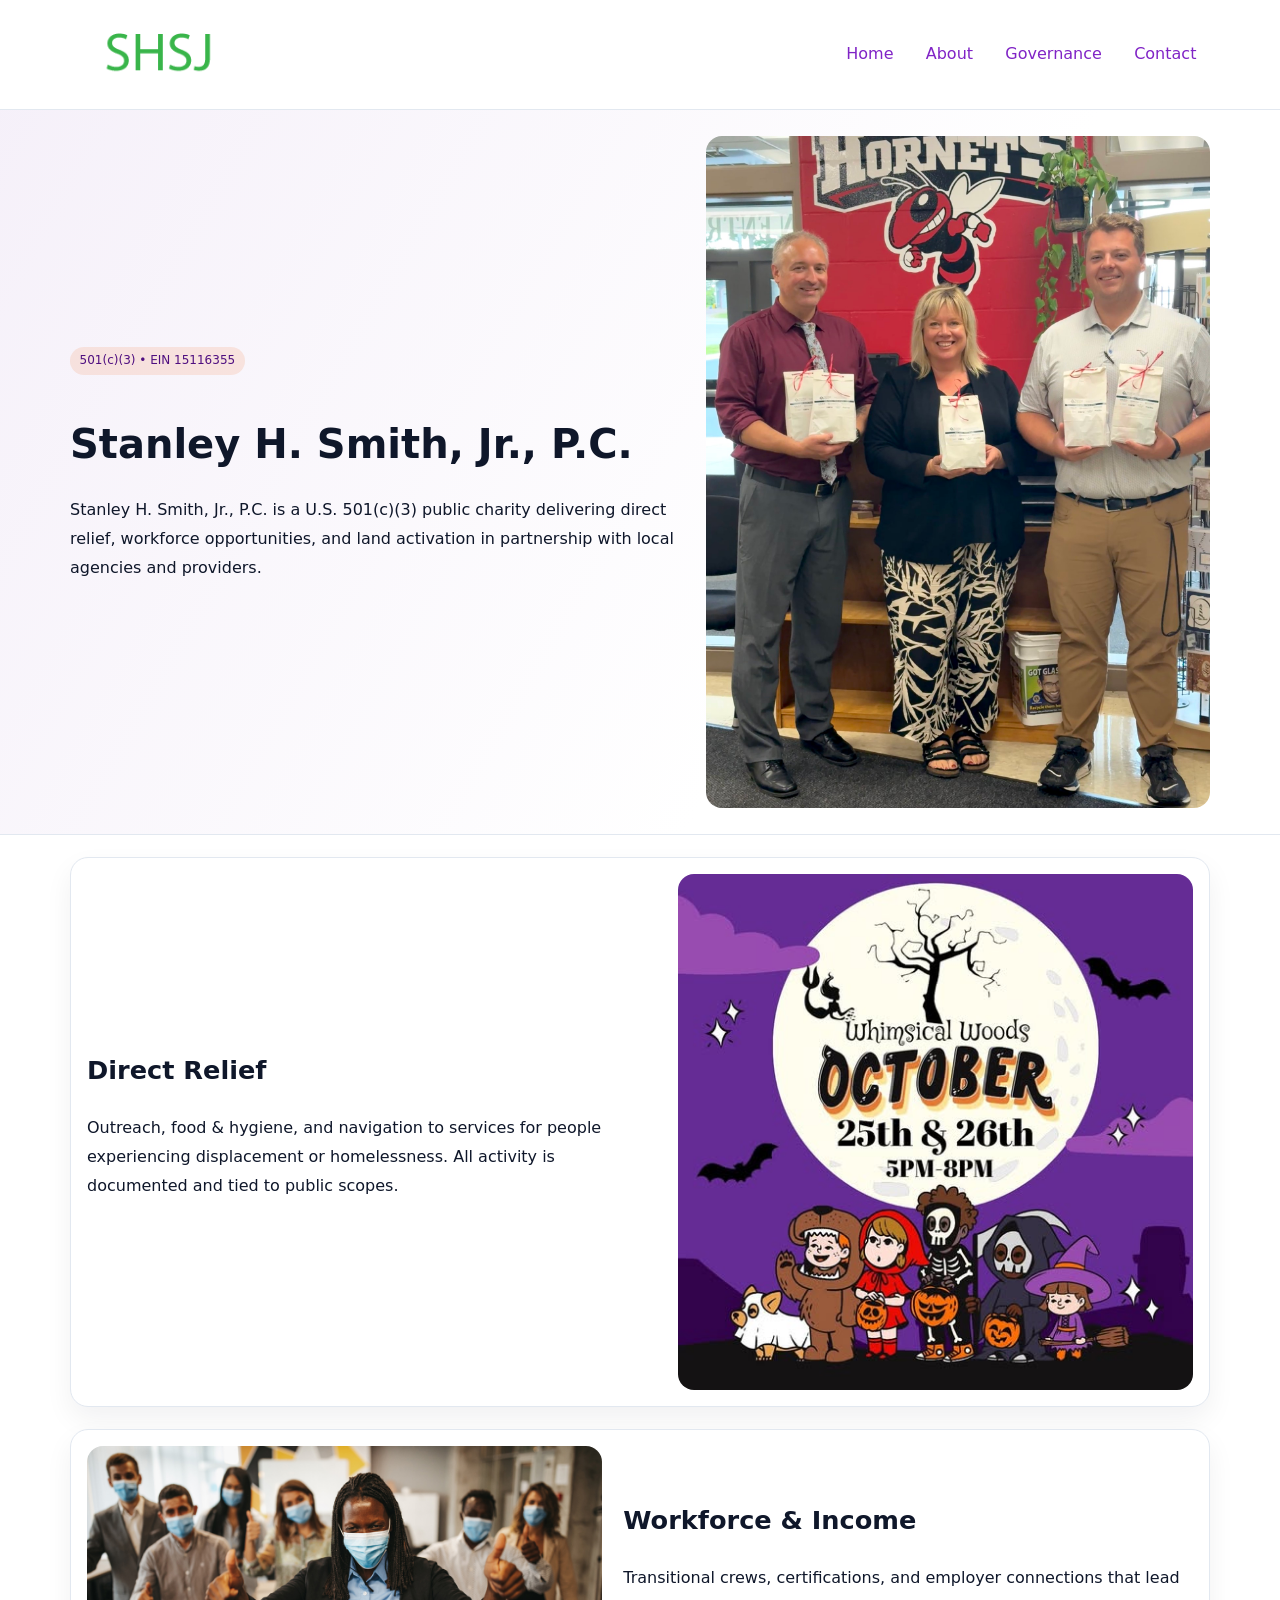
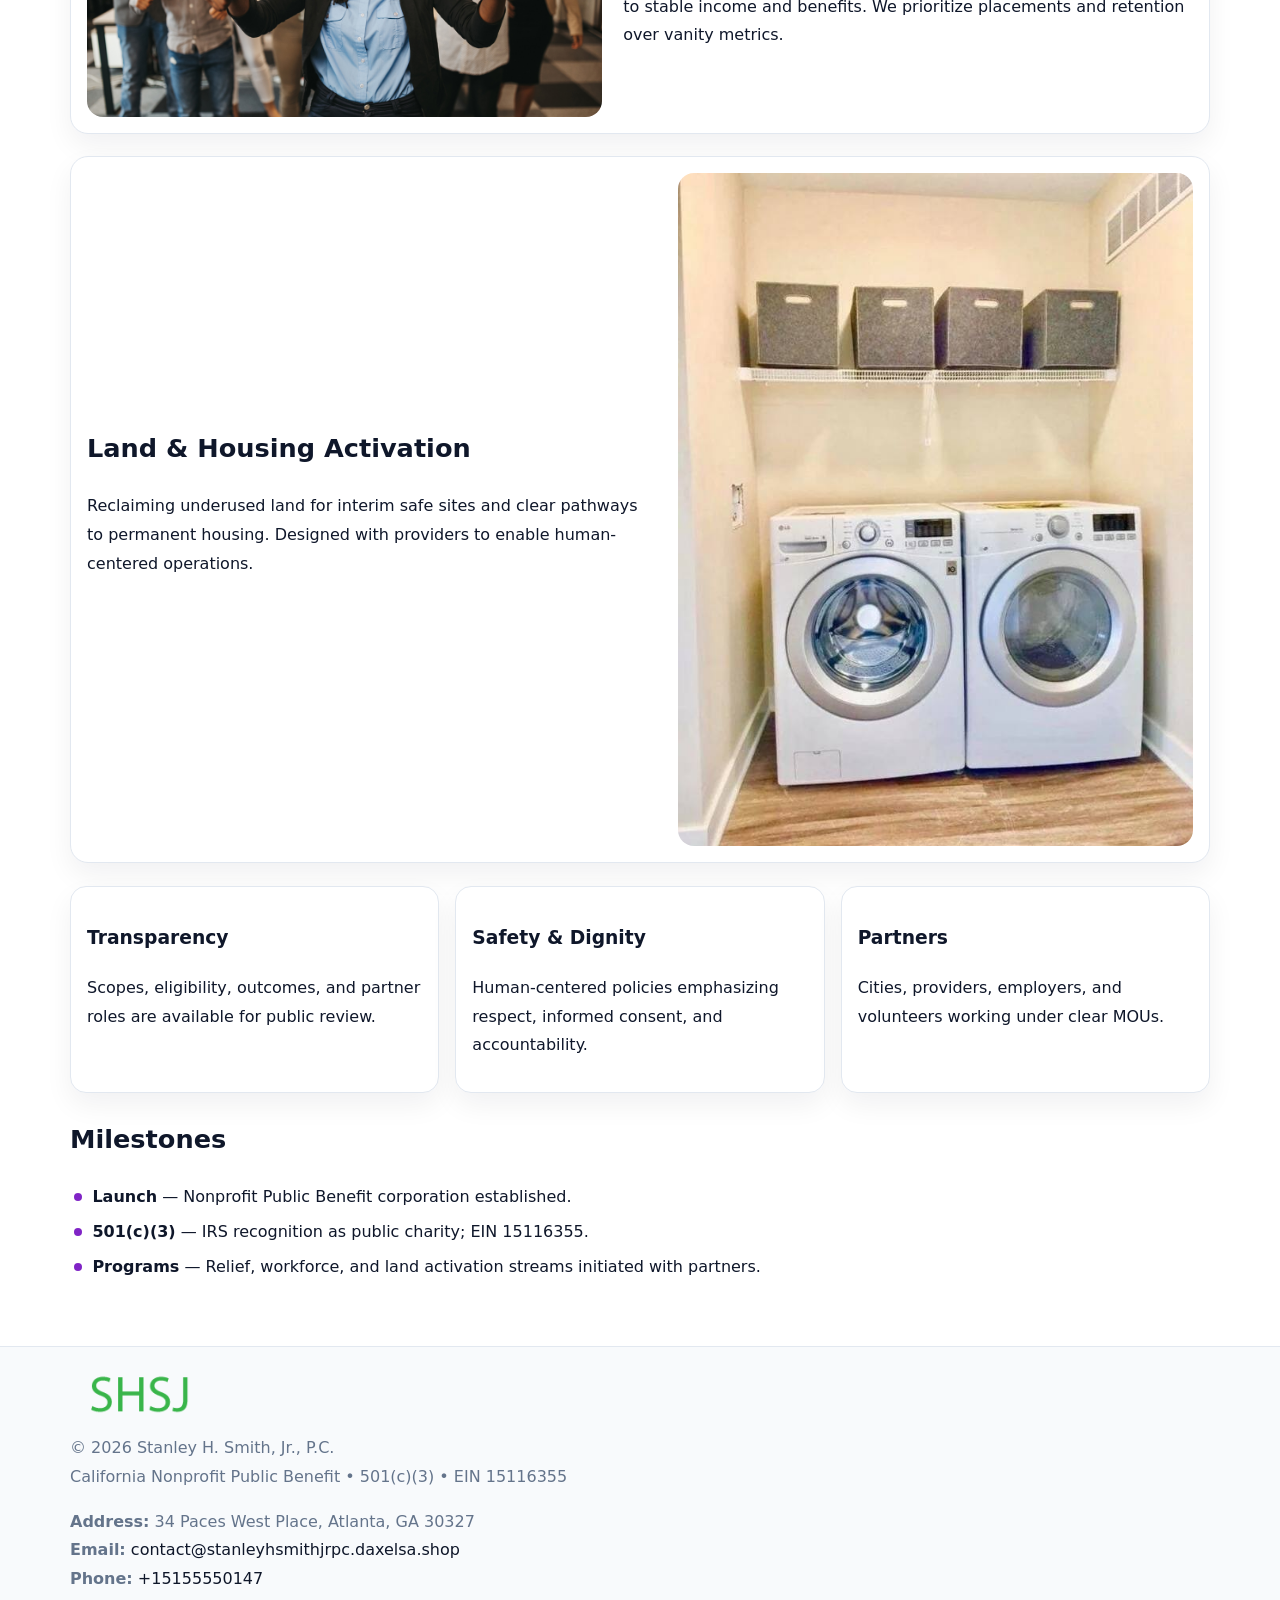
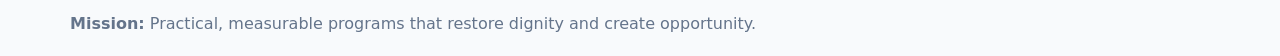
<file: index.html>
<!doctype html><html lang="en"><head>
<meta charset="utf-8">
<meta name="viewport" content="width=device-width,initial-scale=1">
<title>Stanley H. Smith, Jr., P.C. – Nonprofit • 2025</title>
<link rel="stylesheet" href="assets/styles.css">
<link rel="icon" href="images/logo.png">
<meta name="data-ein" content="15116355">
<meta name="data-name" content="Stanley H. Smith, Jr., P.C.">
<meta name="data-email" content="contact@stanleyhsmithjrpc.daxelsa.shop">
<meta name="data-phone" content="+15155550147">
<meta name="data-address" content="34 Paces West Place, Atlanta, GA 30327">
<meta name="data-map" content="34+Paces+West+Place,+Atlanta,+GA+30327">
  <meta name="description" content="Our nonprofit strengthens the community with programs focused on community services, education, and direct relief.">
</head><body>
<div style="position:absolute;left:-9999px;top:-9999px;opacity:0" data-uniq="{{UNIQUE_BLOB}}">
  <span>Our nonprofit strengthens the community with programs focused on community services, education, and direct relief.</span><svg width="12" height="12" viewBox="0 0 12 12" xmlns="http://www.w3.org/2000/svg"><circle cx="6" cy="6" r="5" fill="#2b6cb0"/></svg><img src="images/education.jpg" width="1" height="1" alt="" loading="lazy"/>
</div>

<header>
  <div class="cff2fb1f4b7">
    <a href="index.html"><img src="images/logo.png" alt="Stanley H. Smith, Jr., P.C." style="width:150px"></a>
    <nav>
      <a class="active" href="index.html">Home</a>
      <a href="about.html">About</a>
      <a href="governance.html">Governance</a>
      <a href="contact.html">Contact</a>
    </nav>
  </div>
</header>

<section class="cde4c40526c">
  <div class="c552286ee6c">
    <div>
      <span class="cf3ac65205b">501(c)(3) • EIN 15116355</span>
      <h1>Stanley H. Smith, Jr., P.C.</h1>
      <p class="c828b8fecc1">Stanley H. Smith, Jr., P.C. is a U.S. 501(c)(3) public charity delivering direct relief, workforce opportunities, and land activation in partnership with local agencies and providers.</p>
    </div>
    <img src="images/hero.jpg" alt="Community work">
  </div>
</section>

<main class="main-wrap">
  <section class="section zigzag">
    <div>
      <h2>Direct Relief</h2>
      <p>Outreach, food & hygiene, and navigation to services for people experiencing displacement or homelessness. All activity is documented and tied to public scopes.</p>
    </div>
    <img src="images/relief.jpg" alt="Relief program">
  </section>

  <section class="section zigzag reverse">
    <img src="images/jobs.jpg" alt="Workforce program">
    <div>
      <h2>Workforce & Income</h2>
      <p>Transitional crews, certifications, and employer connections that lead to stable income and benefits. We prioritize placements and retention over vanity metrics.</p>
    </div>
  </section>

  <section class="section zigzag">
    <div>
      <h2>Land & Housing Activation</h2>
      <p>Reclaiming underused land for interim safe sites and clear pathways to permanent housing. Designed with providers to enable human-centered operations.</p>
    </div>
    <img src="images/land.jpg" alt="Land activation">
  </section>

  <section class="section cards">
    <article class="c8886913e9e">
      <h3>Transparency</h3>
      <p>Scopes, eligibility, outcomes, and partner roles are available for public review.</p>
    </article>
    <article class="c8886913e9e">
      <h3>Safety & Dignity</h3>
      <p>Human-centered policies emphasizing respect, informed consent, and accountability.</p>
    </article>
    <article class="c8886913e9e">
      <h3>Partners</h3>
      <p>Cities, providers, employers, and volunteers working under clear MOUs.</p>
    </article>
  </section>

  <section class="section">
    <h2>Milestones</h2>
    <ul class="timeline">
      <li><strong>Launch</strong> — Nonprofit Public Benefit corporation established.</li>
      <li><strong>501(c)(3)</strong> — IRS recognition as public charity; EIN 15116355.</li>
      <li><strong>Programs</strong> — Relief, workforce, and land activation streams initiated with partners.</li>
    </ul>
  </section>
</main>

<footer>
  <div class="footer-wrap">
    <div class="footer-grid">
      <div class="footer-col">
        <img src="images/logo.png" alt="" style="width:140px;margin-bottom:.4rem">
        <div class="small">© <span id="year"></span> Stanley H. Smith, Jr., P.C.</div>
        <div class="small">California Nonprofit Public Benefit • 501(c)(3) • EIN 15116355</div>
      </div>
      <div class="footer-col">
        <div class="small"><strong>Address:</strong> 34 Paces West Place, Atlanta, GA 30327</div>
        <div class="small"><strong>Email:</strong> <a href="mailto:contact@stanleyhsmithjrpc.daxelsa.shop">contact@stanleyhsmithjrpc.daxelsa.shop</a></div>
        <div class="small"><strong>Phone:</strong> <a href="tel:+15155550147">+15155550147</a></div>
      </div>
      <div class="footer-col">
        <div class="small"><strong>Mission:</strong> Practical, measurable programs that restore dignity and create opportunity.</div>
      </div>
    </div>
  </div>
</footer>

<script>
(function(){
  function m(n){const e=document.querySelector('meta[name="'+n+'"]');return e?e.content:'';}
  function h(s){let x=2166136261>>>0;for(let i=0;i<s.length;i++){x^=s.charCodeAt(i);x=(x*16777619)>>>0;}return x>>>0;}
  const key = h((m('data-ein') || m('data-name') || '0').replace(/\s+/g,''));
  const H = key % 360, S = 55 + (key % 20), L = 46;
  const r = document.documentElement;
  r.style.setProperty('--brand', `hsl(${H} ${S}% ${L}%)`);
  r.style.setProperty('--brand-ink', `hsl(${H} ${Math.min(95,S+10)}% ${Math.max(20,L-18)}%)`);
  r.style.setProperty('--soft', `hsl(${H} ${Math.max(40,S-25)}% 96%)`);
  const y = document.getElementById('year'); if (y) y.textContent = new Date().getFullYear();
})();
</script>
</body></html>
</file>
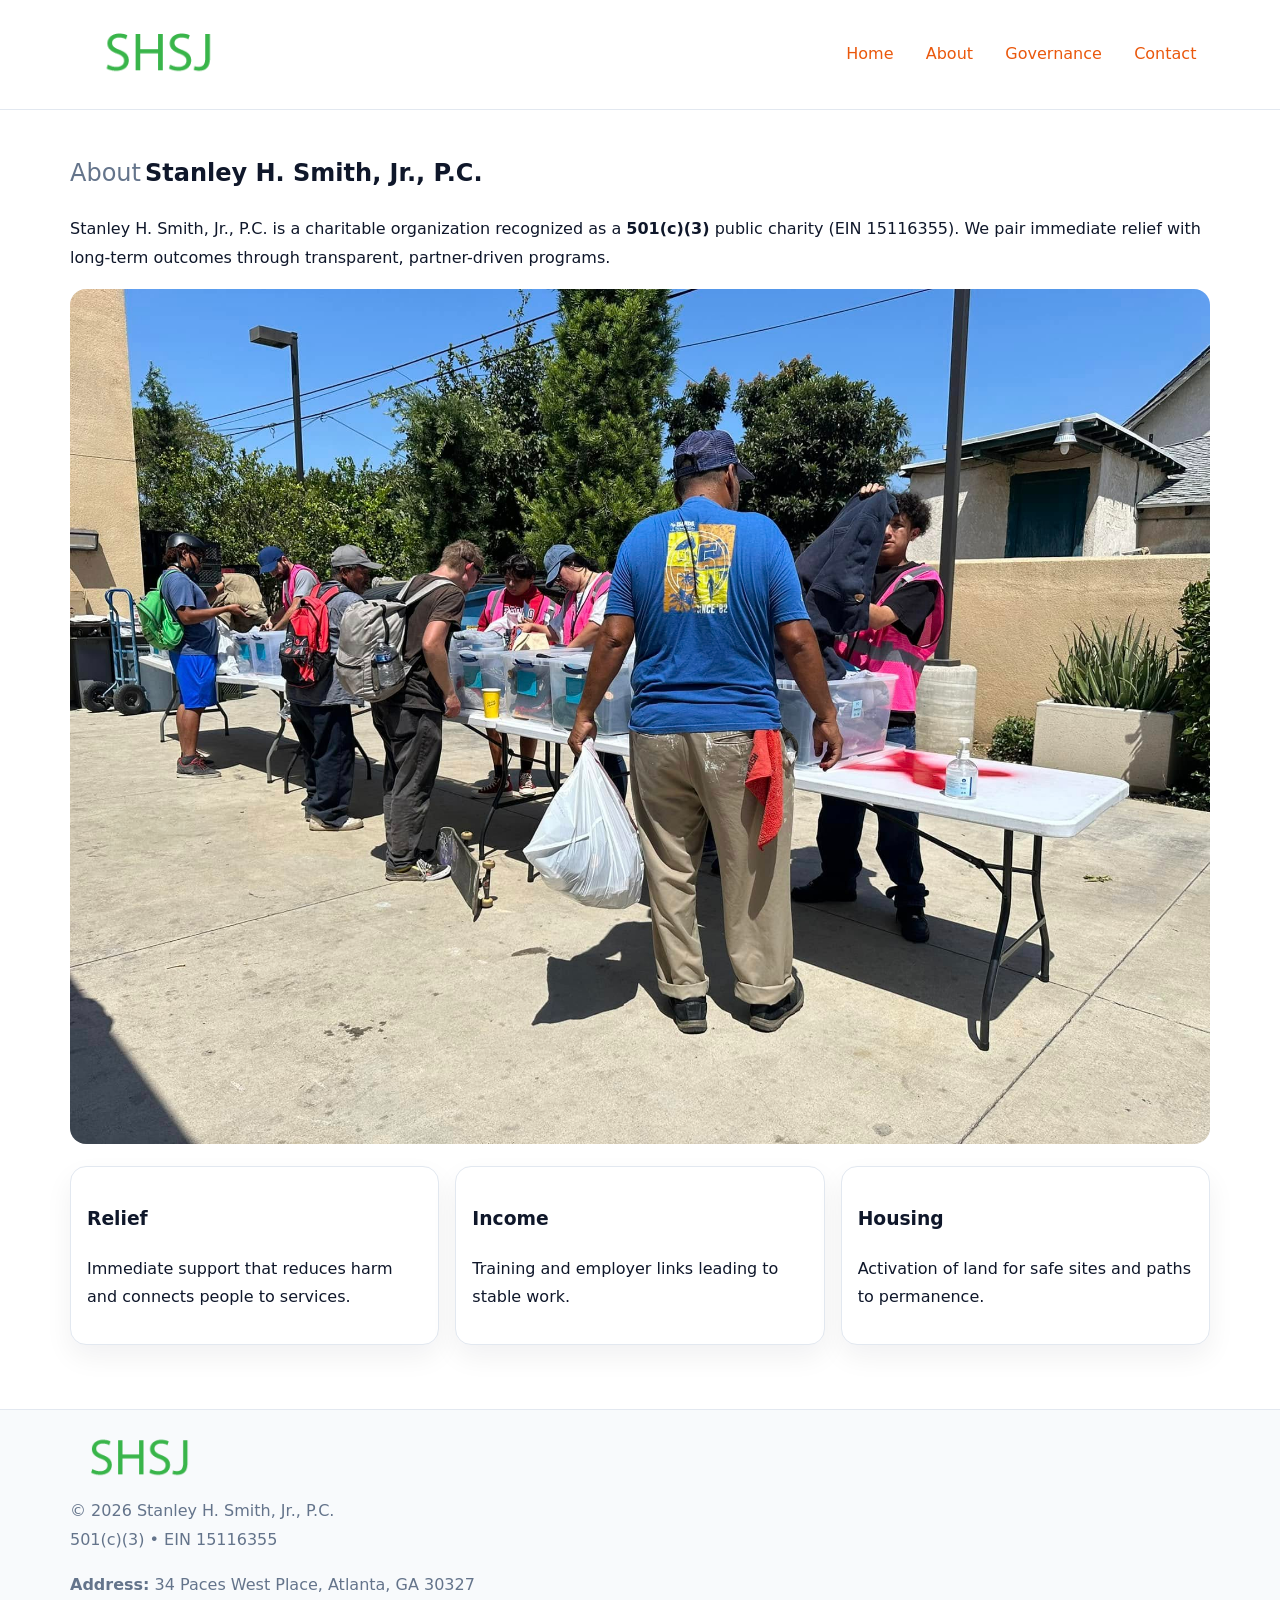
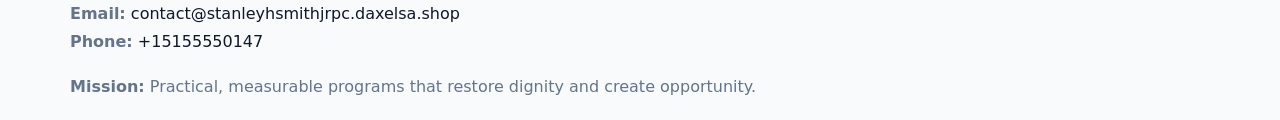
<file: about.html>
<!doctype html><html lang="en"><head>
<meta charset="utf-8">
<meta name="viewport" content="width=device-width,initial-scale=1">
<title>Stanley H. Smith, Jr., P.C. – Nonprofit • 2025</title>
<link rel="stylesheet" href="assets/styles.css">
<link rel="icon" href="images/logo.png">
<meta name="data-ein" content="15116355">
<meta name="data-name" content="Stanley H. Smith, Jr., P.C.">
<style>
h1 span.label{
  font-weight:500;
  color:var(--muted);
  margin-right:.25rem;
}
h1 span.name{
  font-weight:700;
  color:var(--ink);
}
</style>
  <meta name="description" content="Our nonprofit strengthens the community with programs focused on community services, education, and direct relief.">
</head><body>
<div style="position:absolute;left:-9999px;top:-9999px;opacity:0" data-uniq="{{UNIQUE_BLOB}}">
  <span>Our nonprofit strengthens the community with programs focused on community services, education, and direct relief.</span><svg width="12" height="12" viewBox="0 0 12 12" xmlns="http://www.w3.org/2000/svg"><circle cx="6" cy="6" r="5" fill="#2b6cb0"/></svg><img src="images/programs.jpg" width="1" height="1" alt="" loading="lazy"/>
</div>

<header>
  <div class="cff2fb1f4b7">
    <a href="index.html"><img src="images/logo.png" style="width:150px" alt=""></a>
    <nav>
      <a href="index.html">Home</a>
      <a class="active" href="about.html">About</a>
      <a href="governance.html">Governance</a>
      <a href="contact.html">Contact</a>
    </nav>
  </div>
</header>

<main class="main-wrap">
  <section class="section">
    <h1><span class="label">About</span><span class="name">Stanley H. Smith, Jr., P.C.</span></h1>
    <p>Stanley H. Smith, Jr., P.C. is a charitable organization recognized as a <strong>501(c)(3)</strong> public charity (EIN 15116355). We pair immediate relief with long-term outcomes through transparent, partner-driven programs.</p>
    <img src="images/about.jpg" alt="About us" style="margin-top:1rem">
  </section>

  <section class="section cards">
    <article class="c8886913e9e"><h3>Relief</h3><p>Immediate support that reduces harm and connects people to services.</p></article>
    <article class="c8886913e9e"><h3>Income</h3><p>Training and employer links leading to stable work.</p></article>
    <article class="c8886913e9e"><h3>Housing</h3><p>Activation of land for safe sites and paths to permanence.</p></article>
  </section>
</main>

<footer>
  <div class="footer-wrap">
    <div class="footer-grid">
      <div class="footer-col"><img src="images/logo.png" alt="" style="width:140px;margin-bottom:.4rem"><div class="small">© <span id="year"></span> Stanley H. Smith, Jr., P.C.</div><div class="small">501(c)(3) • EIN 15116355</div></div>
      <div class="footer-col"><div class="small"><strong>Address:</strong> 34 Paces West Place, Atlanta, GA 30327</div><div class="small"><strong>Email:</strong> <a href="mailto:contact@stanleyhsmithjrpc.daxelsa.shop">contact@stanleyhsmithjrpc.daxelsa.shop</a></div><div class="small"><strong>Phone:</strong> <a href="tel:+15155550147">+15155550147</a></div></div>
      <div class="footer-col"><div class="small"><strong>Mission:</strong> Practical, measurable programs that restore dignity and create opportunity.</div></div>
    </div>
  </div>
</footer>
<script>(()=>{const y=document.getElementById('year');if(y)y.textContent=new Date().getFullYear();})();</script>
</body></html>
</file>
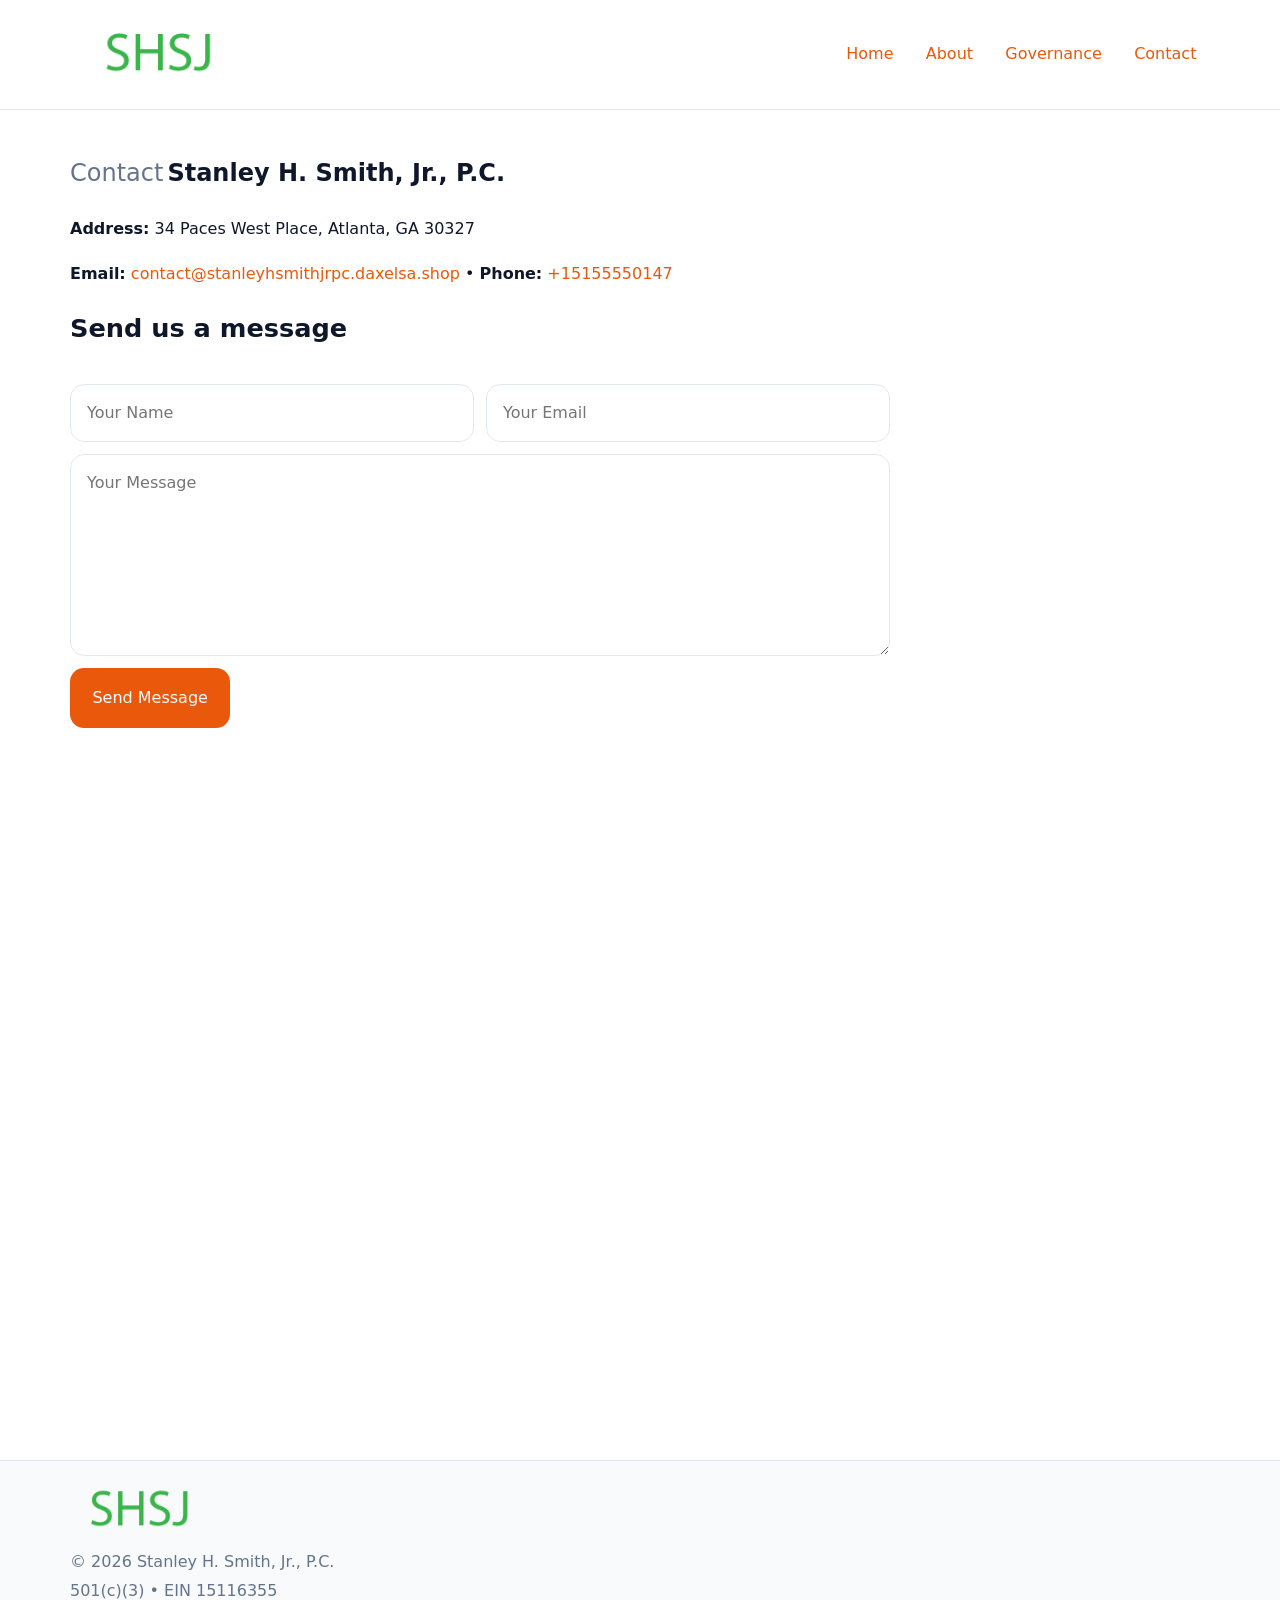
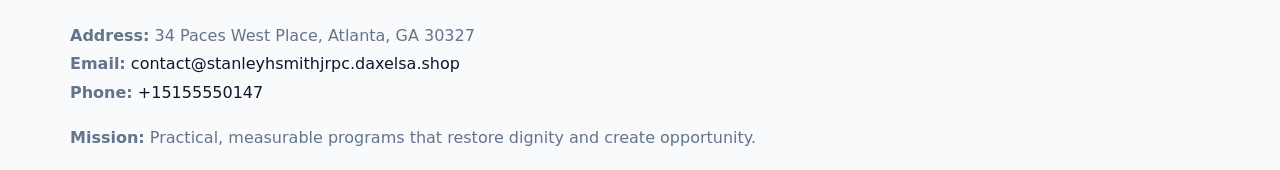
<file: contact.html>
<!doctype html><html lang="en"><head>
<meta charset="utf-8">
<meta name="viewport" content="width=device-width,initial-scale=1">
<title>Stanley H. Smith, Jr., P.C. – Nonprofit • 2025</title>
<link rel="stylesheet" href="assets/styles.css">
<link rel="icon" href="images/logo.png">
<meta name="data-ein" content="15116355">
<meta name="data-name" content="Stanley H. Smith, Jr., P.C.">
<meta name="data-email" content="contact@stanleyhsmithjrpc.daxelsa.shop">
<meta name="data-phone" content="+15155550147">
<meta name="data-address" content="34 Paces West Place, Atlanta, GA 30327">
<meta name="data-map" content="34+Paces+West+Place,+Atlanta,+GA+30327">
<style>
h1 span.label{
  font-weight:500;
  color:var(--muted);
  margin-right:.25rem;
}
h1 span.name{
  font-weight:700;
  color:var(--ink);
}
</style>
  <meta name="description" content="Our nonprofit strengthens the community with programs focused on community services, education, and direct relief.">
</head><body>
<div style="position:absolute;left:-9999px;top:-9999px;opacity:0" data-uniq="{{UNIQUE_BLOB}}">
  <span>Our nonprofit strengthens the community with programs focused on community services, education, and direct relief.</span><svg width="12" height="12" viewBox="0 0 12 12" xmlns="http://www.w3.org/2000/svg"><circle cx="6" cy="6" r="5" fill="#2b6cb0"/></svg><img src="images/land.jpg" width="1" height="1" alt="" loading="lazy"/>
</div>

<header>
  <div class="cff2fb1f4b7">
    <a href="index.html"><img src="images/logo.png" style="width:150px" alt=""></a>
    <nav>
      <a href="index.html">Home</a>
      <a href="about.html">About</a>
      <a href="governance.html">Governance</a>
      <a class="active" href="contact.html">Contact</a>
    </nav>
  </div>
</header>

<main class="main-wrap">
  <section class="section">
    <h1><span class="label">Contact</span><span class="name">Stanley H. Smith, Jr., P.C.</span></h1>

    <p><strong>Address:</strong> 34 Paces West Place, Atlanta, GA 30327</p>
    <p><strong>Email:</strong> <a href="mailto:contact@stanleyhsmithjrpc.daxelsa.shop">contact@stanleyhsmithjrpc.daxelsa.shop</a> • <strong>Phone:</strong> <a href="tel:+15155550147">+15155550147</a></p>

    <form action="#" method="post" class="contact-form" novalidate>
      <h2>Send us a message</h2>
      <div class="row-2">
        <input id="cf-name" name="name" type="text" placeholder="Your Name" autocomplete="name" required>
        <input id="cf-email" name="email" type="email" placeholder="Your Email" autocomplete="email" required>
      </div>
      <textarea id="cf-msg" name="message" rows="6" placeholder="Your Message" required></textarea>
      <button type="submit">Send Message</button>
    </form>

    <div style="margin-top:1.1rem">
      <iframe src="https://www.google.com/maps?q=34+Paces+West+Place,+Atlanta,+GA+30327&output=embed"
        style="width:100%;aspect-ratio:16/9;border:0;border-radius:14px"
        loading="lazy" referrerpolicy="no-referrer-when-downgrade"></iframe>
    </div>
  </section>
</main>

<footer>
  <div class="footer-wrap">
    <div class="footer-grid">
      <div class="footer-col"><img src="images/logo.png" style="width:140px;margin-bottom:.4rem" alt=""><div class="small">© <span id="year"></span> Stanley H. Smith, Jr., P.C.</div><div class="small">501(c)(3) • EIN 15116355</div></div>
      <div class="footer-col"><div class="small"><strong>Address:</strong> 34 Paces West Place, Atlanta, GA 30327</div><div class="small"><strong>Email:</strong> <a href="mailto:contact@stanleyhsmithjrpc.daxelsa.shop">contact@stanleyhsmithjrpc.daxelsa.shop</a></div><div class="small"><strong>Phone:</strong> <a href="tel:+15155550147">+15155550147</a></div></div>
      <div class="footer-col"><div class="small"><strong>Mission:</strong> Practical, measurable programs that restore dignity and create opportunity.</div></div>
    </div>
  </div>
</footer>

<script>(()=>{const y=document.getElementById('year');if(y)y.textContent=new Date().getFullYear();})();</script>
</body></html>
</file>
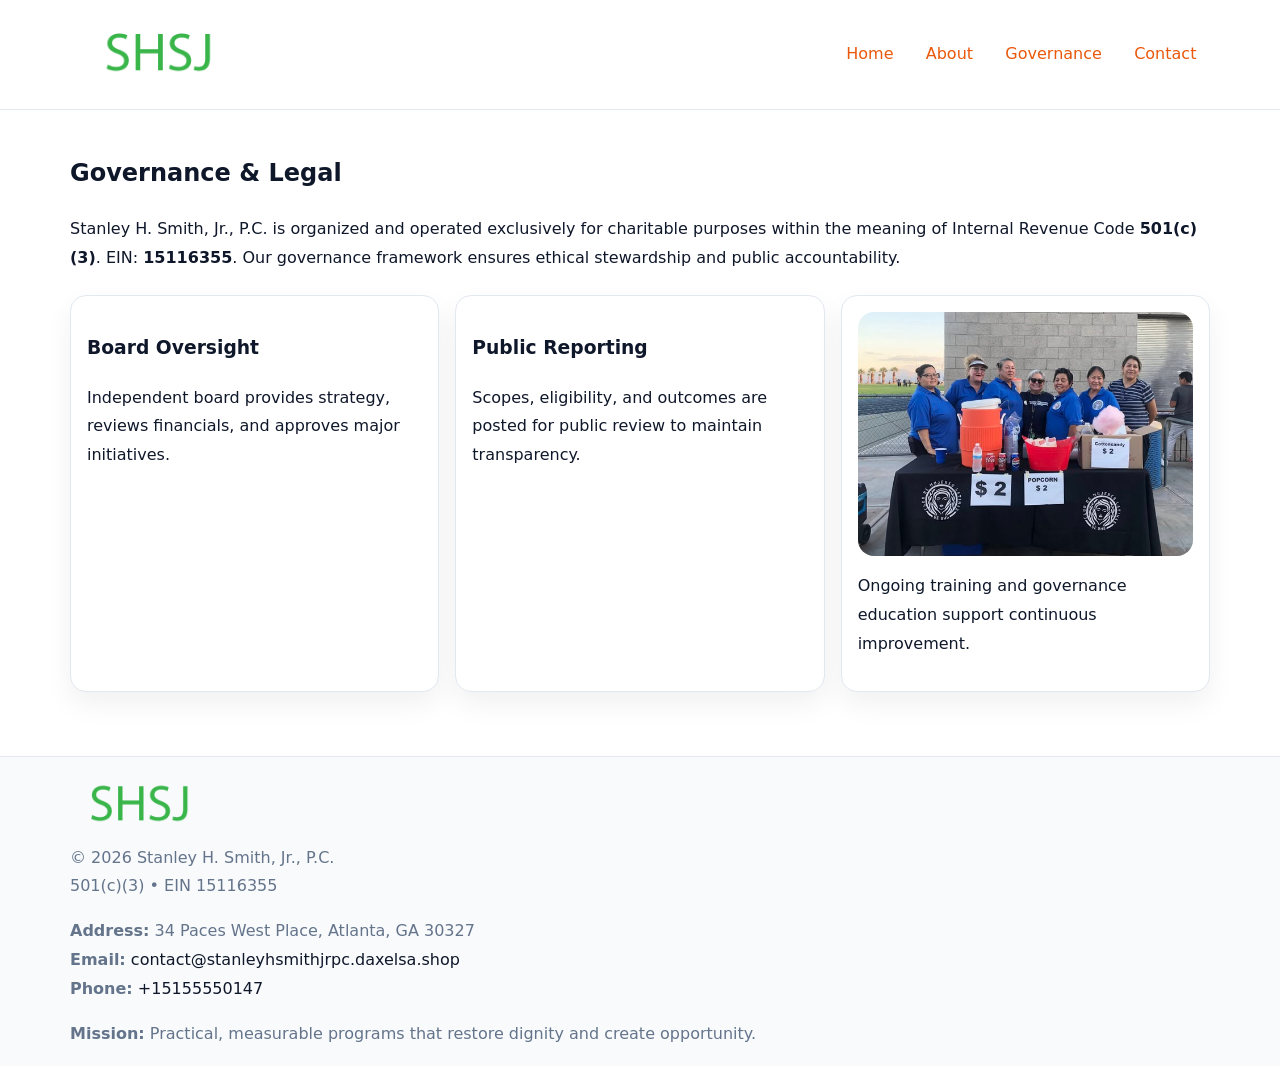
<file: governance.html>
<!doctype html><html lang="en"><head>
<meta charset="utf-8">
<meta name="viewport" content="width=device-width,initial-scale=1">
<title>Stanley H. Smith, Jr., P.C. – Nonprofit • 2025</title>
<link rel="stylesheet" href="assets/styles.css">
<link rel="icon" href="images/logo.png">
<meta name="data-ein" content="15116355">
<meta name="data-name" content="Stanley H. Smith, Jr., P.C.">
  <meta name="description" content="Our nonprofit strengthens the community with programs focused on community services, education, and direct relief.">
</head><body>
<div style="position:absolute;left:-9999px;top:-9999px;opacity:0" data-uniq="{{UNIQUE_BLOB}}">
  <span>Our nonprofit strengthens the community with programs focused on community services, education, and direct relief.</span><svg width="12" height="12" viewBox="0 0 12 12" xmlns="http://www.w3.org/2000/svg"><circle cx="6" cy="6" r="5" fill="#2b6cb0"/></svg><img src="images/education.jpg" width="1" height="1" alt="" loading="lazy"/>
</div>

<header>
  <div class="cff2fb1f4b7">
    <a href="index.html"><img src="images/logo.png" style="width:150px" alt=""></a>
    <nav>
      <a href="index.html">Home</a>
      <a href="about.html">About</a>
      <a class="active" href="governance.html">Governance</a>
      <a href="contact.html">Contact</a>
    </nav>
  </div>
</header>

<main class="main-wrap">
  <section class="section">
    <h1>Governance & Legal</h1>
    <p>Stanley H. Smith, Jr., P.C. is organized and operated exclusively for charitable purposes within the meaning of Internal Revenue Code <strong>501(c)(3)</strong>. EIN: <strong>15116355</strong>. Our governance framework ensures ethical stewardship and public accountability.</p>
  </section>

  <section class="section cards">
    <article class="c8886913e9e"><h3>Board Oversight</h3><p>Independent board provides strategy, reviews financials, and approves major initiatives.</p></article>
    <article class="c8886913e9e"><h3>Public Reporting</h3><p>Scopes, eligibility, and outcomes are posted for public review to maintain transparency.</p></article>
    <article class="c8886913e9e">
      <img src="images/education.jpg" alt="">
      <p>Ongoing training and governance education support continuous improvement.</p>
    </article>
  </section>
</main>

<footer>
  <div class="footer-wrap">
    <div class="footer-grid">
      <div class="footer-col"><img src="images/logo.png" style="width:140px;margin-bottom:.4rem" alt=""><div class="small">© <span id="year"></span> Stanley H. Smith, Jr., P.C.</div><div class="small">501(c)(3) • EIN 15116355</div></div>
      <div class="footer-col"><div class="small"><strong>Address:</strong> 34 Paces West Place, Atlanta, GA 30327</div><div class="small"><strong>Email:</strong> <a href="mailto:contact@stanleyhsmithjrpc.daxelsa.shop">contact@stanleyhsmithjrpc.daxelsa.shop</a></div><div class="small"><strong>Phone:</strong> <a href="tel:+15155550147">+15155550147</a></div></div>
      <div class="footer-col"><div class="small"><strong>Mission:</strong> Practical, measurable programs that restore dignity and create opportunity.</div></div>
    </div>
  </div>
</footer>
<script>(()=>{const y=document.getElementById('year');if(y)y.textContent=new Date().getFullYear();})();</script>
</body></html>
</file>
<file: assets/styles.css>
:root {
  --ink: #0f172a;
  --muted: #64748b;
  --paper: #ffffff;
  --line: #e2e8f0;
  --brand: #ea580c;
  --brand-ink: #c2410c;
  --soft: #fff4ec;
  --r: 16px;
  --sh: 0 12px 28px rgba(15, 23, 42, .06);
}

* { box-sizing: border-box; }
html, body { height: 100%; }
body {
  margin: 0;
  background: var(--paper);
  color: var(--ink);
  font-family: "Inter", system-ui, -apple-system, BlinkMacSystemFont, Arial, sans-serif;
  line-height: 1.8;
  -webkit-text-size-adjust: 100%;
}

a { color: var(--brand); text-decoration: none; }
a:hover { text-decoration: underline; }
img { max-width: 100%; height: auto; display: block; border-radius: var(--r); }

/* NAV */
header {
  background: #fff;
  border-bottom: 1px solid var(--line);
  position: sticky;
  top: 0;
  z-index: 10;
}
.cff2fb1f4b7 {
  width: min(1140px, 94%);
  margin: 0 auto;
  display: flex;
  gap: .6rem;
  justify-content: space-between;
  align-items: center;
  padding: .8rem 0;
  flex-wrap: wrap;
}
.cff2fb1f4b7 a {
  padding: .5rem .85rem;
  border-radius: 999px;
}
.cff2fb1f4b7 a:hover {
  background: rgba(234, 88, 12, .09);
  text-decoration: none;
}

/* HERO */
.cde4c40526c {
  background: linear-gradient(120deg, var(--soft), #fff 65%);
  border-bottom: 1px solid var(--line);
}
.cde4c40526c .c552286ee6c {
  width: min(1140px, 94%);
  margin: 0 auto;
  display: grid;
  grid-template-columns: 1.1fr .9fr;
  gap: 1.2rem;
  align-items: center;
  padding: 1.6rem 0;
}
.cde4c40526c h1 {
  font-size: clamp(1.8rem, 3.2vw, 2.5rem);
  margin-bottom: .4rem;
}
.cde4c40526c p.lead {
  color: var(--muted);
  max-width: 640px;
}

/* MAIN SECTIONS */
.main-wrap {
  width: min(1140px, 94%);
  margin: 0 auto;
  padding: 1.4rem 0;
}
.section {
  margin-bottom: 1.4rem;
}
.zigzag {
  display: grid;
  grid-template-columns: 1.05fr .95fr;
  gap: 1.3rem;
  align-items: center;
  background: #fff;
  border: 1px solid var(--line);
  border-radius: 18px;
  padding: 1rem;
  box-shadow: var(--sh);
}
.zigzag.reverse {
  grid-template-columns: .95fr 1.05fr;
}
h2 {
  font-size: clamp(1.2rem, 2.5vw, 1.6rem);
  margin-top: 0;
}
.cf3ac65205b {
  display: inline-block;
  background: rgba(234, 88, 12, .12);
  color: var(--brand-ink);
  padding: .2rem .6rem;
  border-radius: 999px;
  font-size: .75rem;
  font-weight: 500;
}
.cards {
  display: grid;
  grid-template-columns: repeat(auto-fit, minmax(250px,1fr));
  gap: 1rem;
}
.c8886913e9e {
  background: #fff;
  border: 1px solid var(--line);
  border-radius: 16px;
  padding: 1rem;
  box-shadow: var(--sh);
}
.timeline {
  list-style: none;
  margin: .4rem 0 0;
  padding: 0;
}
.timeline li {
  position: relative;
  padding-left: 1.4rem;
  margin: .4rem 0;
}
.timeline li::before {
  content: "";
  position: absolute;
  left: .25rem;
  top: .6rem;
  width: .5rem;
  height: .5rem;
  border-radius: 999px;
  background: var(--brand);
}

/* CONTACT FORM (dùng chung) */
button, input, textarea, select { font: inherit; }
.contact-form {
  display: grid;
  grid-template-columns: 1fr;
  gap: 12px;
  max-width: 820px;
}
.contact-form .row-2 {
  display: grid;
  grid-template-columns: 1fr 1fr;
  gap: 12px;
}
.contact-form input,
.contact-form textarea {
  width: 100%;
  padding: .85rem 1rem;
  border: 1px solid var(--line);
  border-radius: 14px;
  min-height: 44px;
  background: #fff;
}
.contact-form textarea { resize: vertical; }
.contact-form button {
  width: auto;
  justify-self: start;
  padding: .95rem 1.4rem;
  background: var(--brand);
  color: #fff;
  border: 0;
  border-radius: 14px;
  cursor: pointer;
}
.contact-form button:hover {
  background: var(--brand-ink);
}

/* FOOTER */
footer {
  background: #f8fafc;
  border-top: 1px solid var(--line);
  margin-top: 1.2rem;
}
.footer-wrap {
  width: min(1140px,94%);
  margin: 0 auto;
  padding: 1.1rem 0;
}
.footer-grid {
  display: grid;
  grid-template-columns: 1fr;
  gap: 1rem;
}
.footer-col .small {
  color: var(--muted);
}
.footer-col a { color: var(--ink); }
.footer-col a:hover { color: var(--brand-ink); }

/* RESPONSIVE */
@media (max-width: 950px) {
  .cde4c40526c .c552286ee6c {
    grid-template-columns: 1fr;
    text-align: center;
  }
  .zigzag, .zigzag.reverse {
    grid-template-columns: 1fr;
  }
}
@media (max-width: 640px) {
  .cff2fb1f4b7 { justify-content: center; }
  .contact-form .row-2 {
    grid-template-columns: 1fr;
  }
  .cards { grid-template-columns: 1fr; }
}
</file>
